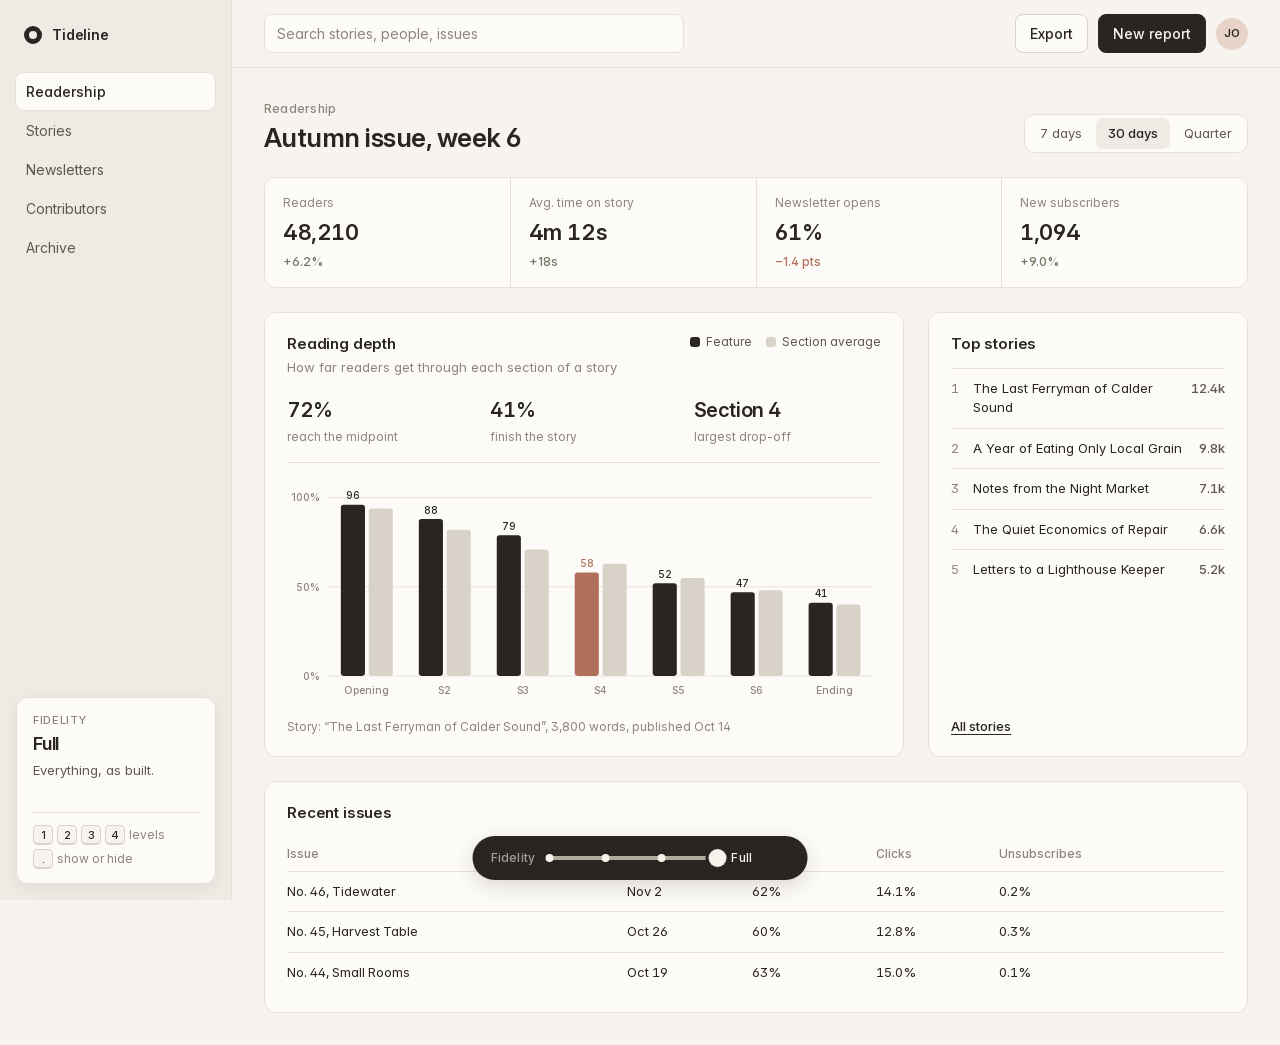
<file: fidelity-slider/demo/index.html>
<!doctype html>
<html lang="en">
  <head>
    <meta charset="utf-8" />
    <meta name="viewport" content="width=device-width, initial-scale=1" />
    <title>Fidelity Slider</title>
    <meta
      name="description"
      content="Fidelity Slider demo: one lever from the design alone to the full interface around it."
    />
    <link rel="stylesheet" href="demo.css" />
  </head>
  <body>
    <!-- A fictional reading-analytics tool. All names and numbers are synthetic. -->
    <div class="app">
      <aside class="side">
        <div class="brand">
          <span class="brand-mark" aria-hidden="true"></span>Tideline
        </div>
        <nav class="nav" aria-label="Sections">
          <a href="#" aria-current="page">Readership</a>
          <a href="#">Stories</a>
          <a href="#">Newsletters</a>
          <a href="#">Contributors</a>
          <a href="#">Archive</a>
        </nav>
      </aside>

      <main class="main">
        <header class="top">
          <div class="search" role="search">
            <input
              type="search"
              placeholder="Search stories, people, issues"
              aria-label="Search"
            />
          </div>
          <button class="btn-ghost" type="button">Export</button>
          <button class="btn" type="button">New report</button>
          <div class="avatar" title="June Okafor, managing editor">JO</div>
        </header>

        <div class="page">
          <div class="page-head">
            <div>
              <p class="eyebrow">Readership</p>
              <h1>Autumn issue, week 6</h1>
            </div>
            <div
              class="range"
              role="group"
              aria-label="Date range"
            >
              <button type="button">7 days</button>
              <button type="button" aria-pressed="true">30 days</button>
              <button type="button">Quarter</button>
            </div>
          </div>

          <section class="kpis" aria-label="Summary">
            <div class="kpi">
              <span>Readers</span><strong>48,210</strong
              ><em class="up">+6.2%</em>
            </div>
            <div class="kpi">
              <span>Avg. time on story</span><strong>4m 12s</strong
              ><em class="up">+18s</em>
            </div>
            <div class="kpi">
              <span>Newsletter opens</span><strong>61%</strong
              ><em class="down">&minus;1.4 pts</em>
            </div>
            <div class="kpi">
              <span>New subscribers</span><strong>1,094</strong
              ><em class="up">+9.0%</em>
            </div>
          </section>

          <div class="grid">
            <!-- The design under evaluation -->
            <article
              class="card focus-card"
              data-fs-focus
              aria-labelledby="depth-title"
            >
              <div class="card-head">
                <div>
                  <h2 id="depth-title">Reading depth</h2>
                  <p>How far readers get through each section of a story</p>
                </div>
                <div class="legend">
                  <span><i class="sw sw-a"></i>Feature</span>
                  <span><i class="sw sw-b"></i>Section average</span>
                </div>
              </div>
              <div class="depth-stats">
                <div><strong>72%</strong><span>reach the midpoint</span></div>
                <div><strong>41%</strong><span>finish the story</span></div>
                <div>
                  <strong>Section 4</strong><span>largest drop-off</span>
                </div>
              </div>
              <div class="chart" id="depth-chart"></div>
              <p class="note">
                Story: &ldquo;The Last Ferryman of Calder Sound&rdquo;, 3,800
                words, published Oct 14
              </p>
            </article>

            <aside class="card list-card" aria-labelledby="top-title">
              <h2 id="top-title">Top stories</h2>
              <ol class="stories">
                <li>
                  <span>The Last Ferryman of Calder Sound</span><b>12.4k</b>
                </li>
                <li>
                  <span>A Year of Eating Only Local Grain</span><b>9.8k</b>
                </li>
                <li><span>Notes from the Night Market</span><b>7.1k</b></li>
                <li><span>The Quiet Economics of Repair</span><b>6.6k</b></li>
                <li><span>Letters to a Lighthouse Keeper</span><b>5.2k</b></li>
              </ol>
              <a class="more" href="#">All stories</a>
            </aside>
          </div>

          <section class="card table-card" aria-labelledby="iss-title">
            <h2 id="iss-title">Recent issues</h2>
            <table>
              <thead>
                <tr>
                  <th>Issue</th>
                  <th>Sent</th>
                  <th>Opens</th>
                  <th>Clicks</th>
                  <th>Unsubscribes</th>
                </tr>
              </thead>
              <tbody>
                <tr>
                  <td>No. 46, Tidewater</td>
                  <td>Nov 2</td>
                  <td>62%</td>
                  <td>14.1%</td>
                  <td>0.2%</td>
                </tr>
                <tr>
                  <td>No. 45, Harvest Table</td>
                  <td>Oct 26</td>
                  <td>60%</td>
                  <td>12.8%</td>
                  <td>0.3%</td>
                </tr>
                <tr>
                  <td>No. 44, Small Rooms</td>
                  <td>Oct 19</td>
                  <td>63%</td>
                  <td>15.0%</td>
                  <td>0.1%</td>
                </tr>
              </tbody>
            </table>
          </section>
        </div>
      </main>
    </div>

    <!-- Demo caption. data-fs-ignore keeps the slider from treating it as context. -->
    <aside class="caption" data-fs-ignore aria-live="polite">
      <p class="cap-k">Fidelity</p>
      <p class="cap-level" id="cap-level">Full</p>
      <p class="cap-desc" id="cap-desc"></p>
      <p class="cap-keys">
        <kbd>1</kbd><kbd>2</kbd><kbd>3</kbd><kbd>4</kbd> levels
        <span class="sep"></span> <kbd>.</kbd> show or hide
      </p>
    </aside>

    <script src="demo.js"></script>
    <script
      src="../src/fidelity-slider.js"
      data-ui="on"
      data-level="full"
    ></script>
  </body>
</html>
</file>
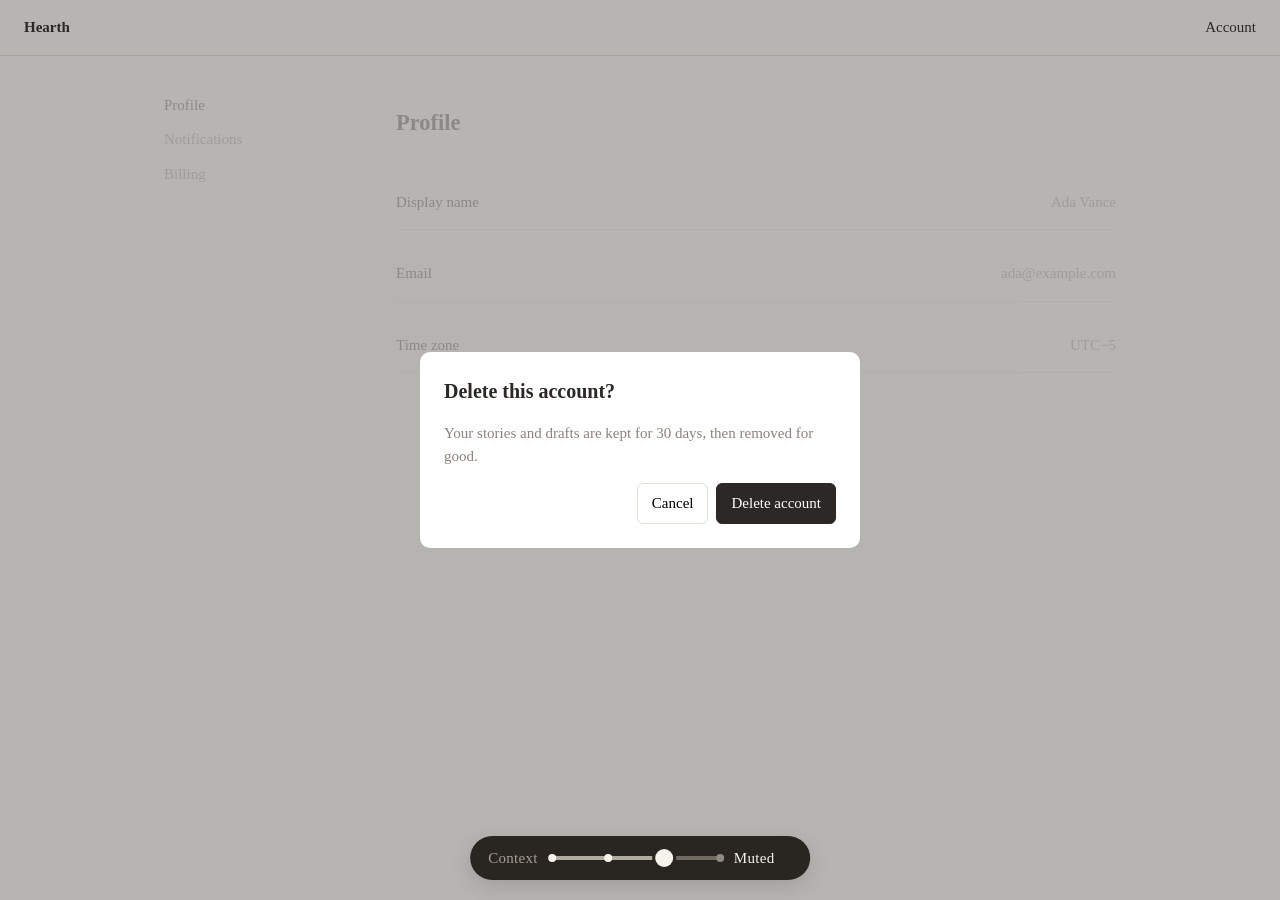
<file: fidelity-slider/examples/integration.html>
<!doctype html>
<html lang="en">
  <head>
    <meta charset="utf-8" />
    <meta name="viewport" content="width=device-width, initial-scale=1" />
    <title>Fidelity Slider integration</title>
    <style>
      /* A plain host interface with its own typeface and palette. */
      :root {
        --bg: #faf8f5;
        --ink: #2b2825;
        --muted: #8a837b;
        --line: #e4ded6;

        /* Fidelity Slider tokens: inherit the host's typeface and match its canvas. */
        --fs-font-family: inherit;
        --fs-canvas: #faf8f5;
        --fs-block: #eee9e2;
        --fs-block-line: #e0d9d0;
        --fs-block-radius: 8px;
      }
      * {
        box-sizing: border-box;
      }
      body {
        margin: 0;
        font:
          15px/1.5 Georgia,
          "Iowan Old Style",
          serif;
        color: var(--ink);
        background: var(--bg);
      }
      header {
        display: flex;
        justify-content: space-between;
        align-items: center;
        padding: 16px 24px;
        border-bottom: 1px solid var(--line);
      }
      .layout {
        display: grid;
        grid-template-columns: 200px 1fr;
        gap: 32px;
        padding: 32px 24px;
        max-width: 1000px;
        margin: 0 auto;
      }
      nav a {
        display: block;
        padding: 6px 0;
        color: var(--muted);
        text-decoration: none;
      }
      nav a[aria-current] {
        color: var(--ink);
      }
      section {
        display: grid;
        gap: 16px;
      }
      .row {
        display: flex;
        justify-content: space-between;
        padding: 16px 0;
        border-bottom: 1px solid var(--line);
      }
      .row span {
        color: var(--muted);
      }
      .scrim {
        position: fixed;
        inset: 0;
        background: rgba(43, 40, 37, 0.32);
        display: grid;
        place-items: center;
        padding: 16px;
      }
      .dialog {
        width: min(440px, 100%);
        background: #fff;
        border-radius: 10px;
        padding: 24px;
        display: grid;
        gap: 16px;
      }
      .dialog h2 {
        margin: 0;
        font-size: 20px;
      }
      .dialog p {
        margin: 0;
        color: var(--muted);
      }
      .actions {
        display: flex;
        justify-content: flex-end;
        gap: 8px;
      }
      button {
        font: inherit;
        padding: 8px 14px;
        border-radius: 6px;
        border: 1px solid var(--line);
        background: #fff;
        cursor: pointer;
      }
      button.primary {
        background: var(--ink);
        color: #fff;
        border-color: var(--ink);
      }
      @media (max-width: 640px) {
        .layout {
          grid-template-columns: 1fr;
        }
      }
    </style>
  </head>
  <body>
    <header>
      <strong>Hearth</strong>
      <span>Account</span>
    </header>
    <div class="layout">
      <nav aria-label="Settings">
        <a href="#" aria-current="page">Profile</a>
        <a href="#">Notifications</a>
        <a href="#">Billing</a>
      </nav>
      <section>
        <h1>Profile</h1>
        <div class="row">Display name <span>Ada Vance</span></div>
        <div class="row">Email <span>ada@example.com</span></div>
        <div class="row">Time zone <span>UTC&minus;5</span></div>
      </section>
    </div>

    <!-- The design being evaluated: a confirmation dialog over the page. -->
    <div class="scrim">
      <div
        class="dialog"
        role="dialog"
        aria-labelledby="dlg-title"
        aria-modal="false"
      >
        <h2 id="dlg-title">Delete this account?</h2>
        <p>
          Your stories and drafts are kept for 30 days, then removed for good.
        </p>
        <div class="actions">
          <button type="button">Cancel</button
          ><button type="button" class="primary">Delete account</button>
        </div>
      </div>
    </div>

    <!-- Configure before the script loads (works the same as data- attributes). -->
    <script>
      window.FidelitySlider = {
        focus: ".dialog",
        keep: "header",
        level: "muted",
        ui: "on",
        url: "off",
        label: "Context",
      };
    </script>
    <script src="../src/fidelity-slider.js"></script>
  </body>
</html>
</file>
<file: fidelity-slider/demo/demo.css>
/* Demo styles only. The component needs none of this. */

@font-face {
  font-family: "Inter";
  src: url("fonts/InterVariable.woff2") format("woff2");
  font-weight: 100 900;
  font-style: normal;
  font-display: swap;
}

:root {
  --paper: #f7f4ef;
  --surface: #fdfbf8;
  --ink: #292622;
  --ink-2: #5e5852;
  --ink-3: #8c857d;
  --line: #e6e0d8;
  --line-2: #d9d2c8;
  --wash: #efeae3;
  --clay: #b0705a;
  --clay-soft: #e7d3c8;
  --sage: #6f7a63;
  --radius: 12px;
  color-scheme: light;
}

* {
  box-sizing: border-box;
}
html {
  background: var(--paper);
}
body {
  margin: 0;
  font:
    400 14px/1.5 Inter,
    ui-sans-serif,
    system-ui,
    sans-serif;
  font-feature-settings: "cv11", "ss01";
  color: var(--ink);
  background: var(--paper);
  -webkit-font-smoothing: antialiased;
}
h1,
h2,
p {
  margin: 0;
}
a {
  color: inherit;
}
button,
input {
  font: inherit;
  color: inherit;
}

.app {
  display: grid;
  grid-template-columns: 232px 1fr;
  min-height: 100vh;
}

/* sidebar */
.side {
  position: sticky;
  top: 0;
  height: 100vh;
  display: flex;
  flex-direction: column;
  gap: 28px;
  padding: 24px 16px;
  background: var(--wash);
  border-right: 1px solid var(--line);
}
.brand {
  display: flex;
  align-items: center;
  gap: 10px;
  font-weight: 600;
  letter-spacing: -0.01em;
  padding: 0 8px;
}
.brand-mark {
  width: 18px;
  height: 18px;
  border-radius: 50%;
  border: 5px solid var(--ink);
}
.nav {
  display: flex;
  flex-direction: column;
  gap: 2px;
}
.nav a {
  padding: 8px 10px;
  border-radius: 8px;
  text-decoration: none;
  color: var(--ink-2);
}
.nav a:hover {
  background: var(--line);
}
.nav a[aria-current] {
  background: var(--surface);
  color: var(--ink);
  font-weight: 500;
  box-shadow: 0 0 0 1px var(--line);
}
.side-foot {
  margin-top: auto;
  display: flex;
  gap: 10px;
  align-items: center;
  padding: 0 8px;
  font-size: 12px;
}
.side-foot strong {
  display: block;
  font-weight: 500;
  font-size: 13px;
}
.side-foot span {
  color: var(--ink-3);
}
.avatar {
  width: 32px;
  height: 32px;
  border-radius: 50%;
  display: grid;
  place-items: center;
  background: var(--clay-soft);
  color: var(--ink);
  font-size: 11px;
  font-weight: 600;
}

/* top bar */
.main {
  min-width: 0;
}
.top {
  display: flex;
  align-items: center;
  gap: 10px;
  padding: 14px 32px;
  border-bottom: 1px solid var(--line);
  background: var(--paper);
}
.search {
  flex: 1;
  max-width: 420px;
}
.search input {
  width: 100%;
  padding: 8px 12px;
  border: 1px solid var(--line);
  border-radius: 8px;
  background: var(--surface);
}
.search input::placeholder {
  color: var(--ink-3);
}
.btn,
.btn-ghost {
  padding: 8px 14px;
  border-radius: 8px;
  border: 1px solid var(--line-2);
  background: var(--surface);
  cursor: pointer;
  font-weight: 500;
}
.top .btn-ghost {
  margin-left: auto;
}
.btn {
  background: var(--ink);
  color: var(--paper);
  border-color: var(--ink);
}

/* page */
.page {
  padding: 32px;
  display: flex;
  flex-direction: column;
  gap: 24px;
  max-width: 1280px;
}
.page-head {
  display: flex;
  align-items: flex-end;
  justify-content: space-between;
  gap: 16px;
  flex-wrap: wrap;
}
.eyebrow {
  font-size: 12px;
  color: var(--ink-3);
  font-weight: 500;
  letter-spacing: 0.02em;
}
h1 {
  font-size: 26px;
  font-weight: 600;
  letter-spacing: -0.02em;
  line-height: 1.2;
  margin-top: 4px;
}
.range {
  display: inline-flex;
  padding: 3px;
  gap: 2px;
  border: 1px solid var(--line);
  border-radius: 10px;
  background: var(--surface);
}
.range button {
  border: 0;
  background: none;
  padding: 6px 12px;
  border-radius: 7px;
  color: var(--ink-2);
  cursor: pointer;
  font-size: 13px;
}
.range button[aria-pressed="true"] {
  background: var(--wash);
  color: var(--ink);
  font-weight: 500;
}

.kpis {
  display: grid;
  grid-template-columns: repeat(4, 1fr);
  gap: 1px;
  background: var(--line);
  border: 1px solid var(--line);
  border-radius: var(--radius);
  overflow: hidden;
}
.kpi {
  background: var(--surface);
  padding: 16px 18px;
  display: grid;
  gap: 4px;
}
.kpi span {
  font-size: 12px;
  color: var(--ink-3);
}
.kpi strong {
  font-size: 22px;
  font-weight: 600;
  letter-spacing: -0.02em;
  font-variant-numeric: tabular-nums;
}
.kpi em {
  font-style: normal;
  font-size: 12px;
  font-weight: 500;
}
.up {
  color: var(--sage);
}
.down {
  color: var(--clay);
}

.grid {
  display: grid;
  grid-template-columns: minmax(0, 2fr) minmax(260px, 1fr);
  gap: 24px;
}
.card {
  background: var(--surface);
  border: 1px solid var(--line);
  border-radius: var(--radius);
  padding: 20px 22px;
}
.card h2 {
  font-size: 15px;
  font-weight: 600;
  letter-spacing: -0.01em;
}

/* the design under evaluation */
.focus-card {
  display: flex;
  flex-direction: column;
  gap: 18px;
}
.card-head {
  display: flex;
  justify-content: space-between;
  align-items: flex-start;
  gap: 16px;
  flex-wrap: wrap;
}
.card-head p {
  color: var(--ink-3);
  font-size: 13px;
  margin-top: 2px;
}
.legend {
  display: flex;
  gap: 14px;
  font-size: 12px;
  color: var(--ink-2);
}
.legend span {
  display: inline-flex;
  align-items: center;
  gap: 6px;
}
.sw {
  width: 10px;
  height: 10px;
  border-radius: 3px;
  display: inline-block;
}
.sw-a {
  background: var(--ink);
}
.sw-b {
  background: var(--line-2);
}
.depth-stats {
  display: grid;
  grid-template-columns: repeat(3, 1fr);
  gap: 16px;
  padding-bottom: 16px;
  border-bottom: 1px solid var(--line);
}
.depth-stats strong {
  display: block;
  font-size: 20px;
  font-weight: 600;
  letter-spacing: -0.02em;
  font-variant-numeric: tabular-nums;
}
.depth-stats span {
  font-size: 12px;
  color: var(--ink-3);
}
.chart svg {
  display: block;
  width: 100%;
  height: auto;
}
.chart text {
  font:
    500 11px Inter,
    system-ui,
    sans-serif;
  fill: var(--ink-3);
}
.chart .val {
  fill: var(--ink);
  font-variant-numeric: tabular-nums;
}
.chart .drop {
  fill: var(--clay);
}
.note {
  font-size: 12px;
  color: var(--ink-3);
}

.list-card {
  display: flex;
  flex-direction: column;
  gap: 12px;
}
.stories {
  list-style: none;
  margin: 0;
  padding: 0;
  counter-reset: s;
}
.stories li {
  counter-increment: s;
  display: flex;
  gap: 10px;
  align-items: baseline;
  padding: 10px 0;
  border-top: 1px solid var(--line);
  font-size: 13px;
}
.stories li::before {
  content: counter(s);
  color: var(--ink-3);
  font-variant-numeric: tabular-nums;
  width: 12px;
}
.stories span {
  flex: 1;
}
.stories b {
  font-weight: 500;
  font-variant-numeric: tabular-nums;
  color: var(--ink-2);
}
.more {
  margin-top: auto;
  font-size: 13px;
  font-weight: 500;
  text-underline-offset: 3px;
}

.table-card {
  overflow-x: auto;
}
table {
  width: 100%;
  border-collapse: collapse;
  margin-top: 12px;
  font-size: 13px;
  font-variant-numeric: tabular-nums;
}
th {
  text-align: left;
  font-weight: 500;
  color: var(--ink-3);
  font-size: 12px;
  padding: 8px 12px 8px 0;
}
td {
  padding: 10px 12px 10px 0;
  border-top: 1px solid var(--line);
  white-space: nowrap;
}

/* demo caption */
.caption {
  position: fixed;
  bottom: 16px;
  left: 16px;
  z-index: 50;
  width: 200px;
  padding: 14px 16px;
  border-radius: var(--radius);
  background: var(--surface);
  border: 1px solid var(--line);
  box-shadow: 0 4px 16px rgba(41, 38, 34, 0.06);
}
.cap-k {
  font-size: 11px;
  font-weight: 500;
  letter-spacing: 0.06em;
  text-transform: uppercase;
  color: var(--ink-3);
}
.cap-level {
  font-size: 18px;
  font-weight: 600;
  letter-spacing: -0.01em;
  margin-top: 2px;
}
.cap-desc {
  font-size: 13px;
  color: var(--ink-2);
  margin-top: 4px;
  min-height: 3em;
}
.cap-keys {
  display: flex;
  align-items: center;
  gap: 4px;
  flex-wrap: wrap;
  margin-top: 12px;
  padding-top: 12px;
  border-top: 1px solid var(--line);
  font-size: 12px;
  color: var(--ink-3);
}
.cap-keys .sep {
  width: 8px;
}
kbd {
  display: inline-grid;
  place-items: center;
  min-width: 20px;
  height: 20px;
  padding: 0 5px;
  border: 1px solid var(--line-2);
  border-bottom-width: 2px;
  border-radius: 5px;
  font:
    500 11px Inter,
    system-ui,
    sans-serif;
  color: var(--ink);
  background: var(--paper);
}

@media (max-width: 1100px) {
  .caption {
    position: static;
    width: auto;
    margin: 16px 16px 0;
  }
  .grid {
    grid-template-columns: 1fr;
  }
}
@media (max-width: 760px) {
  .app {
    grid-template-columns: 1fr;
  }
  .side {
    position: static;
    height: auto;
    flex-direction: row;
    align-items: center;
    flex-wrap: wrap;
    gap: 12px;
    padding: 14px 16px;
    border-right: 0;
    border-bottom: 1px solid var(--line);
  }
  .nav {
    flex-direction: row;
    overflow-x: auto;
  }
  .side-foot {
    display: none;
  }
  .top {
    padding: 12px 16px;
  }
  .top .btn-ghost {
    display: none;
  }
  .page {
    padding: 20px 16px 96px;
  }
  .kpis {
    grid-template-columns: repeat(2, 1fr);
  }
  .depth-stats {
    grid-template-columns: 1fr 1fr;
  }
}
</file>
